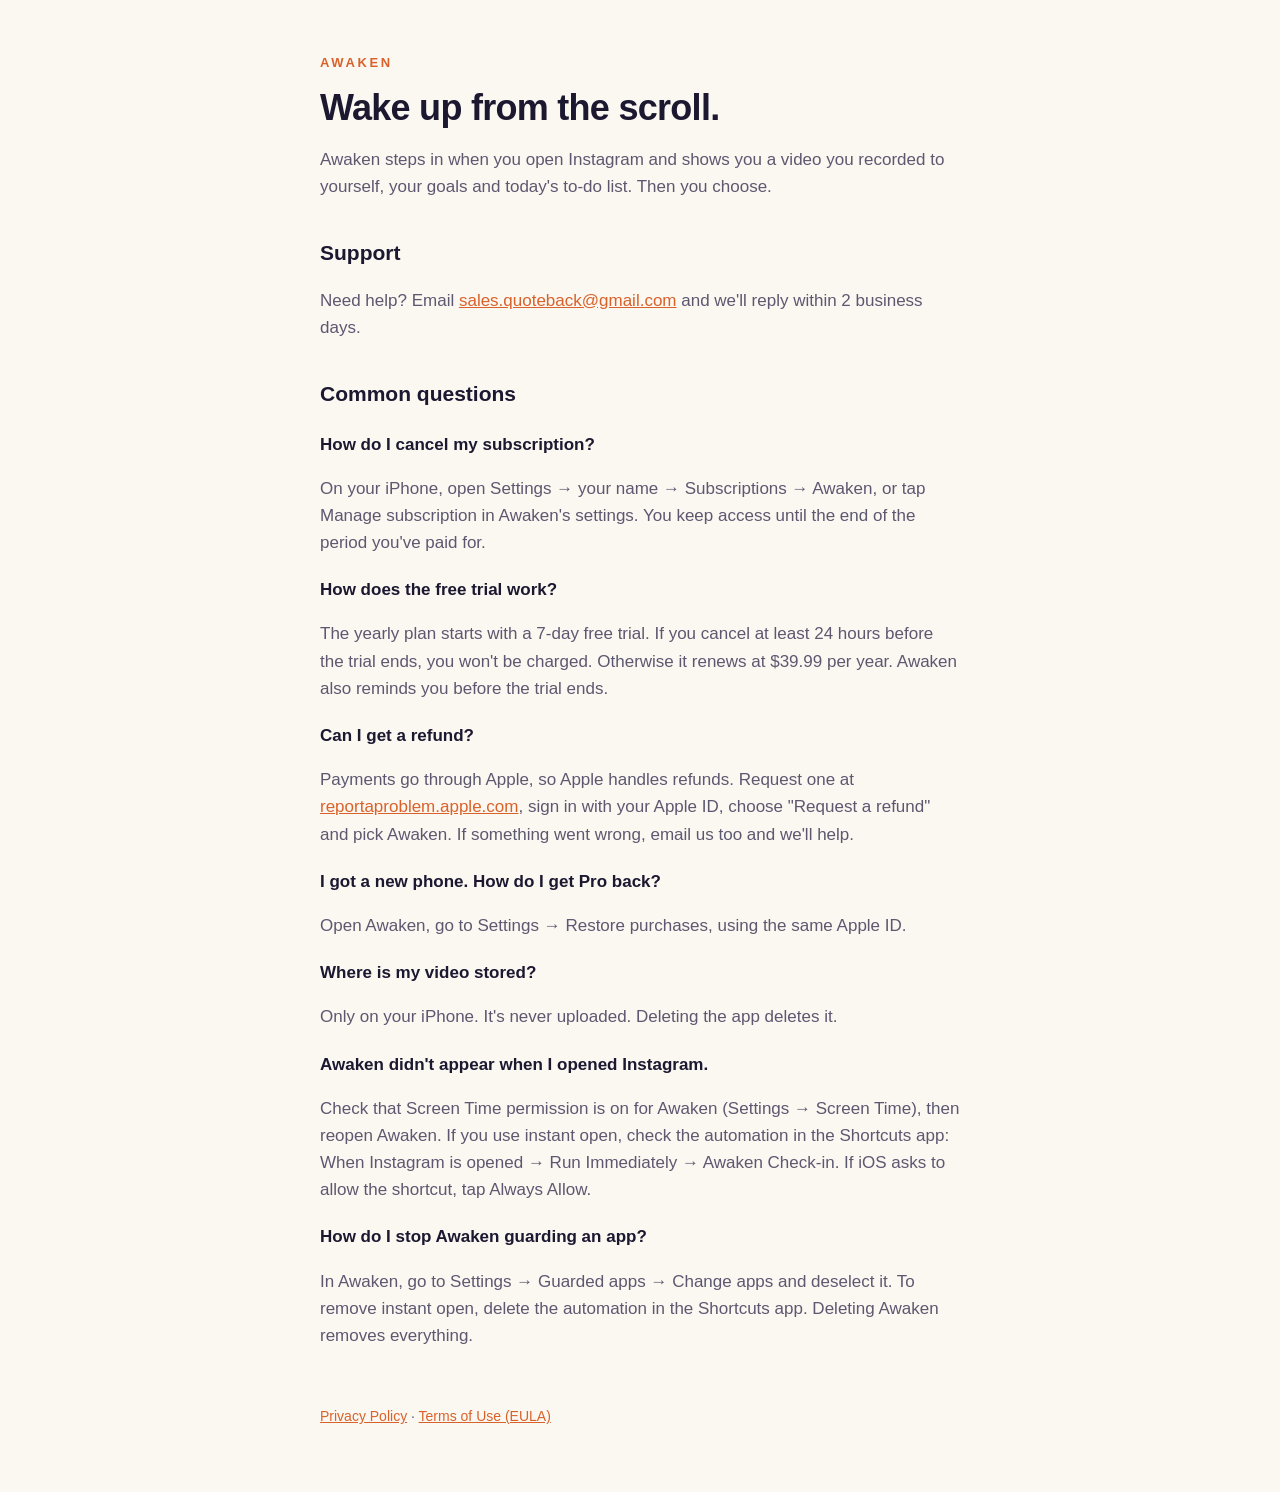
<file: index.html>
<!doctype html>
<html lang="en">
<head>
<meta charset="utf-8">
<meta name="viewport" content="width=device-width, initial-scale=1">
<title>Awaken Support</title>
<link rel="stylesheet" href="style.css">
</head>
<body>
<main>
  <span class="brand">AWAKEN</span>
  <h1>Wake up from the scroll.</h1>
  <p>Awaken steps in when you open Instagram and shows you a video you recorded to yourself, your goals and
  today's to-do list. Then you choose.</p>

  <h2>Support</h2>
  <p>Need help? Email <a href="mailto:sales.quoteback@gmail.com">sales.quoteback@gmail.com</a> and we'll reply within 2 business days.</p>

  <h2>Common questions</h2>
  <h3>How do I cancel my subscription?</h3>
  <p>On your iPhone, open Settings &rarr; your name &rarr; Subscriptions &rarr; Awaken, or tap Manage subscription
  in Awaken's settings. You keep access until the end of the period you've paid for.</p>
  <h3>How does the free trial work?</h3>
  <p>The yearly plan starts with a 7-day free trial. If you cancel at least 24 hours before the trial ends, you
  won't be charged. Otherwise it renews at $39.99 per year. Awaken also reminds you before the trial ends.</p>
  <h3>Can I get a refund?</h3>
  <p>Payments go through Apple, so Apple handles refunds. Request one at
  <a href="https://reportaproblem.apple.com">reportaproblem.apple.com</a>, sign in with your Apple ID, choose
  "Request a refund" and pick Awaken. If something went wrong, email us too and we'll help.</p>
  <h3>I got a new phone. How do I get Pro back?</h3>
  <p>Open Awaken, go to Settings &rarr; Restore purchases, using the same Apple ID.</p>
  <h3>Where is my video stored?</h3>
  <p>Only on your iPhone. It's never uploaded. Deleting the app deletes it.</p>
  <h3>Awaken didn't appear when I opened Instagram.</h3>
  <p>Check that Screen Time permission is on for Awaken (Settings &rarr; Screen Time), then reopen Awaken. If you
  use instant open, check the automation in the Shortcuts app: When Instagram is opened &rarr; Run Immediately
  &rarr; Awaken Check-in. If iOS asks to allow the shortcut, tap Always Allow.</p>
  <h3>How do I stop Awaken guarding an app?</h3>
  <p>In Awaken, go to Settings &rarr; Guarded apps &rarr; Change apps and deselect it. To remove instant open,
  delete the automation in the Shortcuts app. Deleting Awaken removes everything.</p>

  <footer><a href="privacy.html">Privacy Policy</a> · <a href="https://www.apple.com/legal/internet-services/itunes/dev/stdeula/">Terms of Use (EULA)</a></footer>
</main>
</body>
</html>
</file>
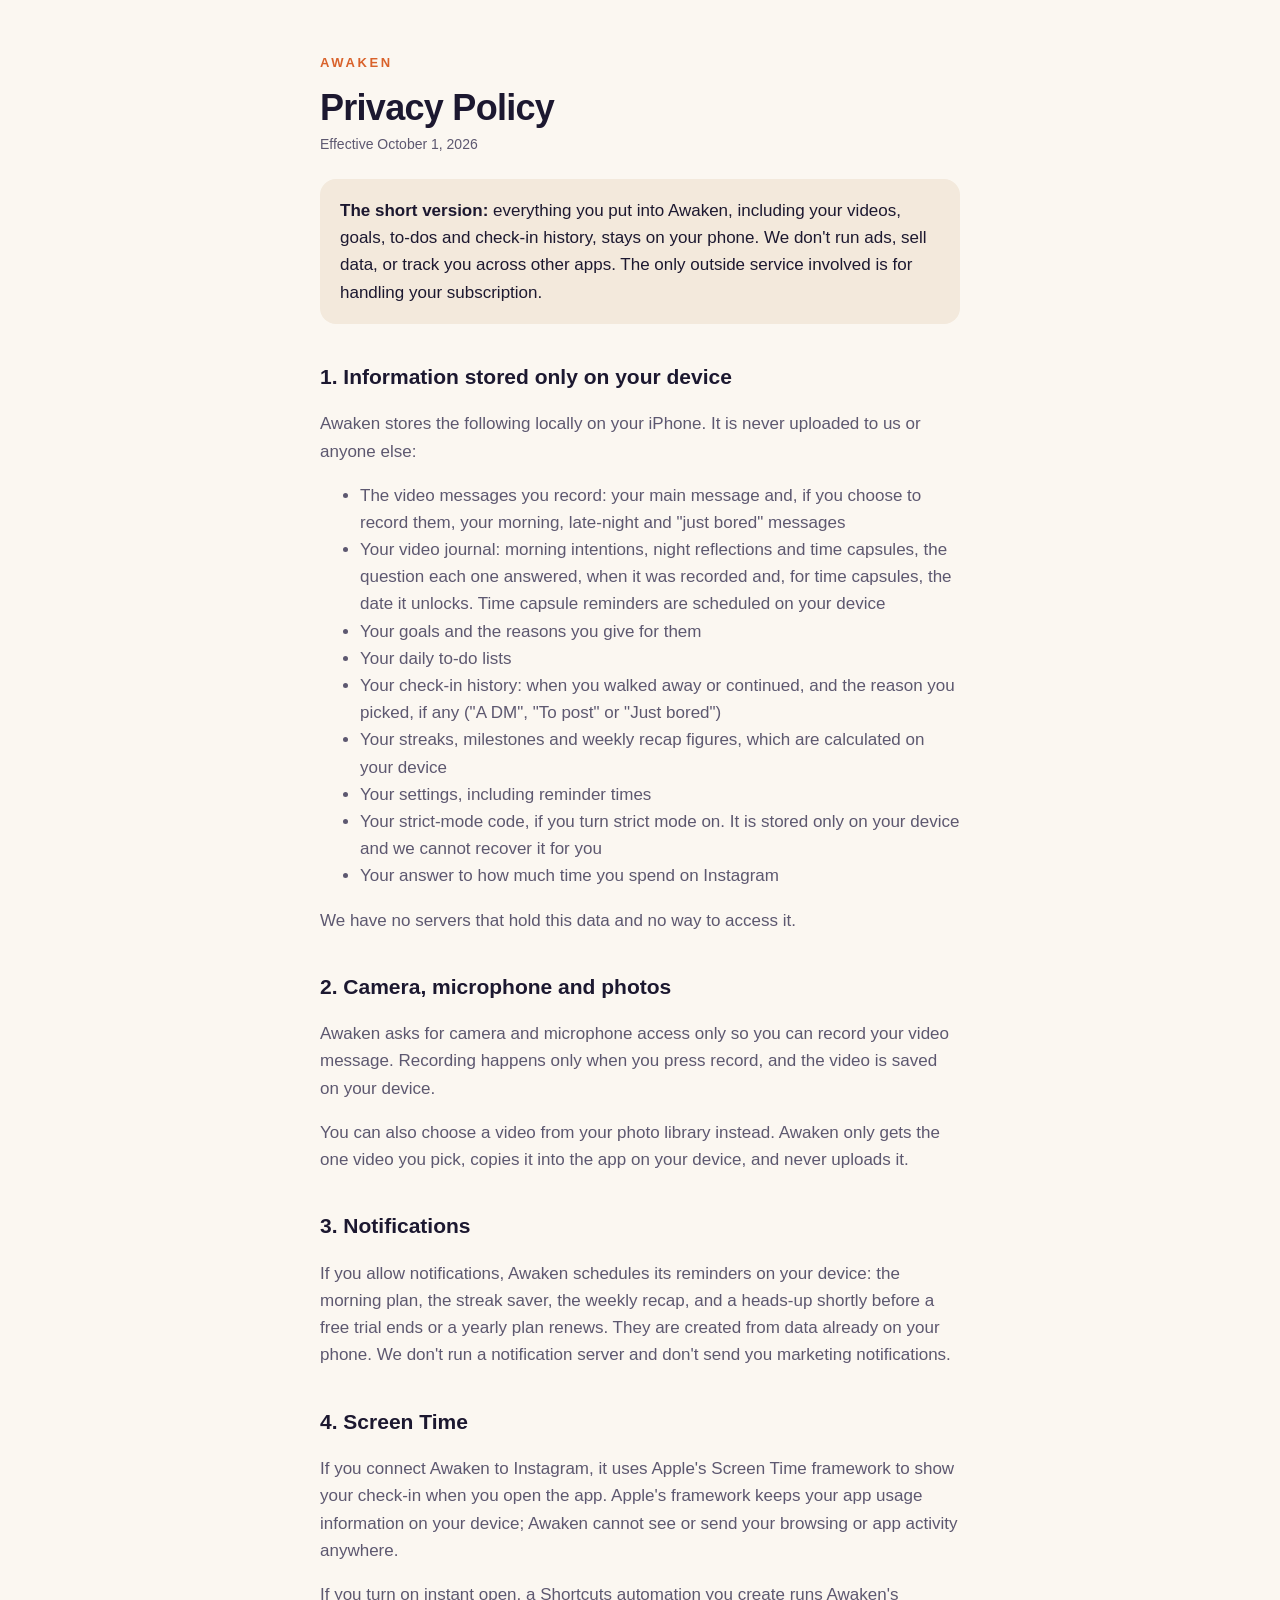
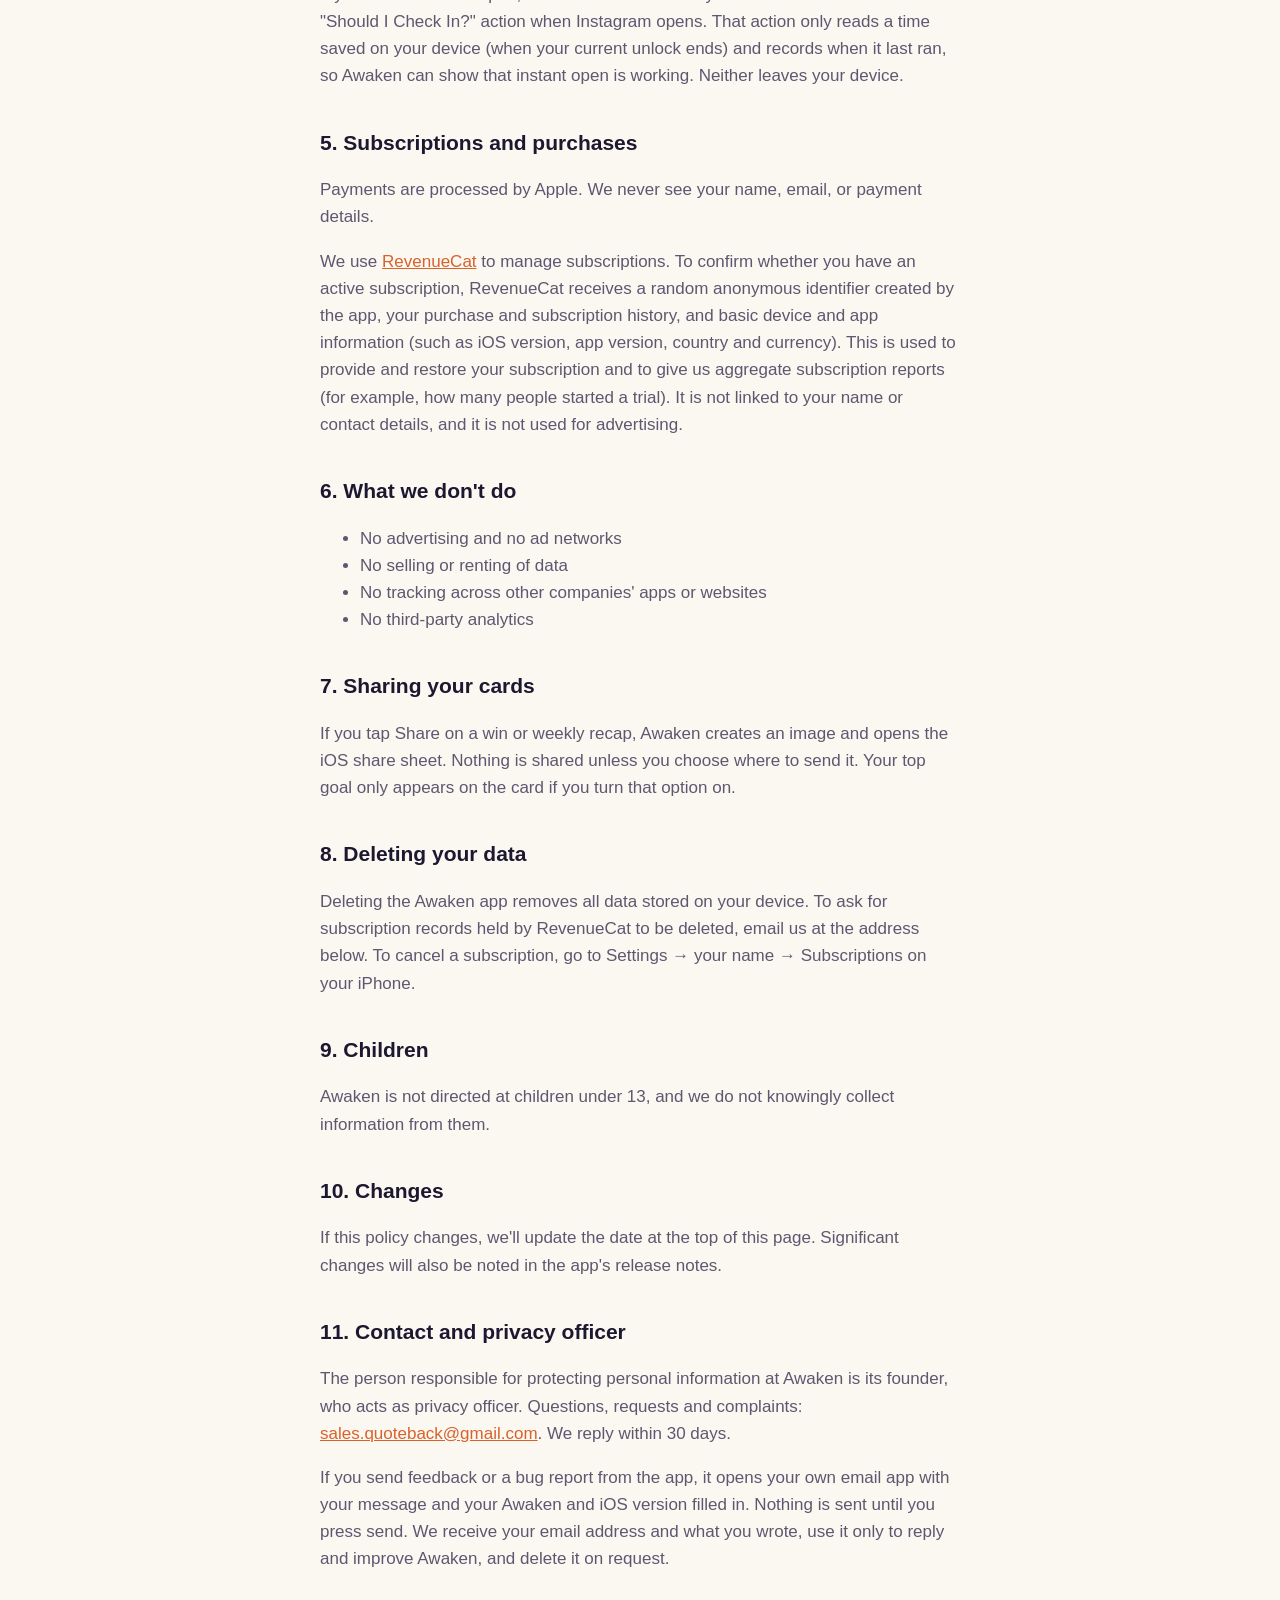
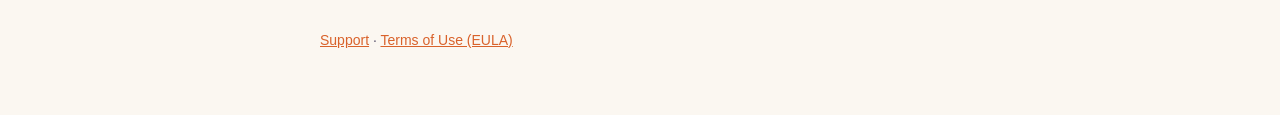
<file: privacy.html>
<!doctype html>
<html lang="en">
<head>
<meta charset="utf-8">
<meta name="viewport" content="width=device-width, initial-scale=1">
<title>Awaken Privacy Policy</title>
<link rel="stylesheet" href="style.css">
</head>
<body>
<main>
  <a class="brand" href="index.html">AWAKEN</a>
  <h1>Privacy Policy</h1>
  <p class="meta">Effective October 1, 2026</p>

  <div class="summary">
    <strong>The short version:</strong> everything you put into Awaken, including your videos, goals, to-dos and
    check-in history, stays on your phone. We don't run ads, sell data, or track you across other apps.
    The only outside service involved is for handling your subscription.
  </div>

  <h2>1. Information stored only on your device</h2>
  <p>Awaken stores the following locally on your iPhone. It is never uploaded to us or anyone else:</p>
  <ul>
    <li>The video messages you record: your main message and, if you choose to record them, your morning,
    late-night and "just bored" messages</li>
    <li>Your video journal: morning intentions, night reflections and time capsules, the question each one
    answered, when it was recorded and, for time capsules, the date it unlocks. Time capsule reminders are
    scheduled on your device</li>
    <li>Your goals and the reasons you give for them</li>
    <li>Your daily to-do lists</li>
    <li>Your check-in history: when you walked away or continued, and the reason you picked, if any
    ("A DM", "To post" or "Just bored")</li>
    <li>Your streaks, milestones and weekly recap figures, which are calculated on your device</li>
    <li>Your settings, including reminder times</li>
    <li>Your strict-mode code, if you turn strict mode on. It is stored only on your device and we cannot
    recover it for you</li>
    <li>Your answer to how much time you spend on Instagram</li>
  </ul>
  <p>We have no servers that hold this data and no way to access it.</p>

  <h2>2. Camera, microphone and photos</h2>
  <p>Awaken asks for camera and microphone access only so you can record your video message. Recording happens
  only when you press record, and the video is saved on your device.</p>
  <p>You can also choose a video from your photo library instead. Awaken only gets the one video you pick, copies
  it into the app on your device, and never uploads it.</p>

  <h2>3. Notifications</h2>
  <p>If you allow notifications, Awaken schedules its reminders on your device: the morning plan, the streak
  saver, the weekly recap, and a heads-up shortly before a free trial ends or a yearly plan renews. They are
  created from data already on your phone. We don't run a notification server and don't send you marketing
  notifications.</p>

  <h2>4. Screen Time</h2>
  <p>If you connect Awaken to Instagram, it uses Apple's Screen Time framework to show your check-in when you
  open the app. Apple's framework keeps your app usage information on your device; Awaken cannot see or send
  your browsing or app activity anywhere.</p>
  <p>If you turn on instant open, a Shortcuts automation you create runs Awaken's "Should I Check In?" action
  when Instagram opens. That action only reads a time saved on your device (when your current unlock ends) and
  records when it last ran, so Awaken can show that instant open is working. Neither leaves your device.</p>

  <h2>5. Subscriptions and purchases</h2>
  <p>Payments are processed by Apple. We never see your name, email, or payment details.</p>
  <p>We use <a href="https://www.revenuecat.com/privacy">RevenueCat</a> to manage subscriptions. To confirm
  whether you have an active subscription, RevenueCat receives a random anonymous identifier created by the
  app, your purchase and subscription history, and basic device and app information (such as iOS version,
  app version, country and currency). This is used to provide and restore your subscription and to give us
  aggregate subscription reports (for example, how many people started a trial). It is not linked to your
  name or contact details, and it is not used for advertising.</p>

  <h2>6. What we don't do</h2>
  <ul>
    <li>No advertising and no ad networks</li>
    <li>No selling or renting of data</li>
    <li>No tracking across other companies' apps or websites</li>
    <li>No third-party analytics</li>
  </ul>

  <h2>7. Sharing your cards</h2>
  <p>If you tap Share on a win or weekly recap, Awaken creates an image and opens the iOS share sheet. Nothing is shared unless you
  choose where to send it. Your top goal only appears on the card if you turn that option on.</p>

  <h2>8. Deleting your data</h2>
  <p>Deleting the Awaken app removes all data stored on your device. To ask for subscription records held by
  RevenueCat to be deleted, email us at the address below. To cancel a subscription, go to
  Settings &rarr; your name &rarr; Subscriptions on your iPhone.</p>

  <h2>9. Children</h2>
  <p>Awaken is not directed at children under 13, and we do not knowingly collect information from them.</p>

  <h2>10. Changes</h2>
  <p>If this policy changes, we'll update the date at the top of this page. Significant changes will also be
  noted in the app's release notes.</p>

  <h2>11. Contact and privacy officer</h2>
  <p>The person responsible for protecting personal information at Awaken is its founder, who acts as privacy
  officer. Questions, requests and complaints: <a href="mailto:sales.quoteback@gmail.com">sales.quoteback@gmail.com</a>.
  We reply within 30 days.</p>
  <p>If you send feedback or a bug report from the app, it opens your own email app with your message and your
  Awaken and iOS version filled in. Nothing is sent until you press send. We receive your email address and what
  you wrote, use it only to reply and improve Awaken, and delete it on request.</p>

  <footer><a href="index.html">Support</a> · <a href="https://www.apple.com/legal/internet-services/itunes/dev/stdeula/">Terms of Use (EULA)</a></footer>
</main>
</body>
</html>
</file>
<file: style.css>
:root {
  --bg: #fbf7f1;
  --text: #1c1830;
  --muted: #5d5870;
  --accent: #d9622b;
  --panel: #f3e9dc;
}
@media (prefers-color-scheme: dark) {
  :root {
    --bg: #0b0d1a;
    --text: #f5f1ea;
    --muted: #a8a3b3;
    --accent: #ffae5c;
    --panel: #1e1838;
  }
}
* { box-sizing: border-box; }
body {
  margin: 0;
  background: var(--bg);
  color: var(--text);
  font: 17px/1.6 -apple-system, BlinkMacSystemFont, "Segoe UI", Roboto, sans-serif;
}
main { max-width: 680px; margin: 0 auto; padding: 48px 20px 64px; }
.brand { color: var(--accent); font-weight: 800; letter-spacing: 0.2em; font-size: 13px; text-decoration: none; }
h1 { font-size: 36px; line-height: 1.15; letter-spacing: -0.02em; margin: 12px 0 4px; }
h2 { font-size: 21px; margin: 36px 0 8px; }
h3 { font-size: 17px; margin: 20px 0 4px; }
p, li { color: var(--muted); }
a { color: var(--accent); }
.meta { font-size: 14px; margin-top: 0; }
.summary { background: var(--panel); border-radius: 16px; padding: 18px 20px; margin: 24px 0; color: var(--text); }
footer { margin-top: 56px; font-size: 14px; color: var(--muted); }
</file>
